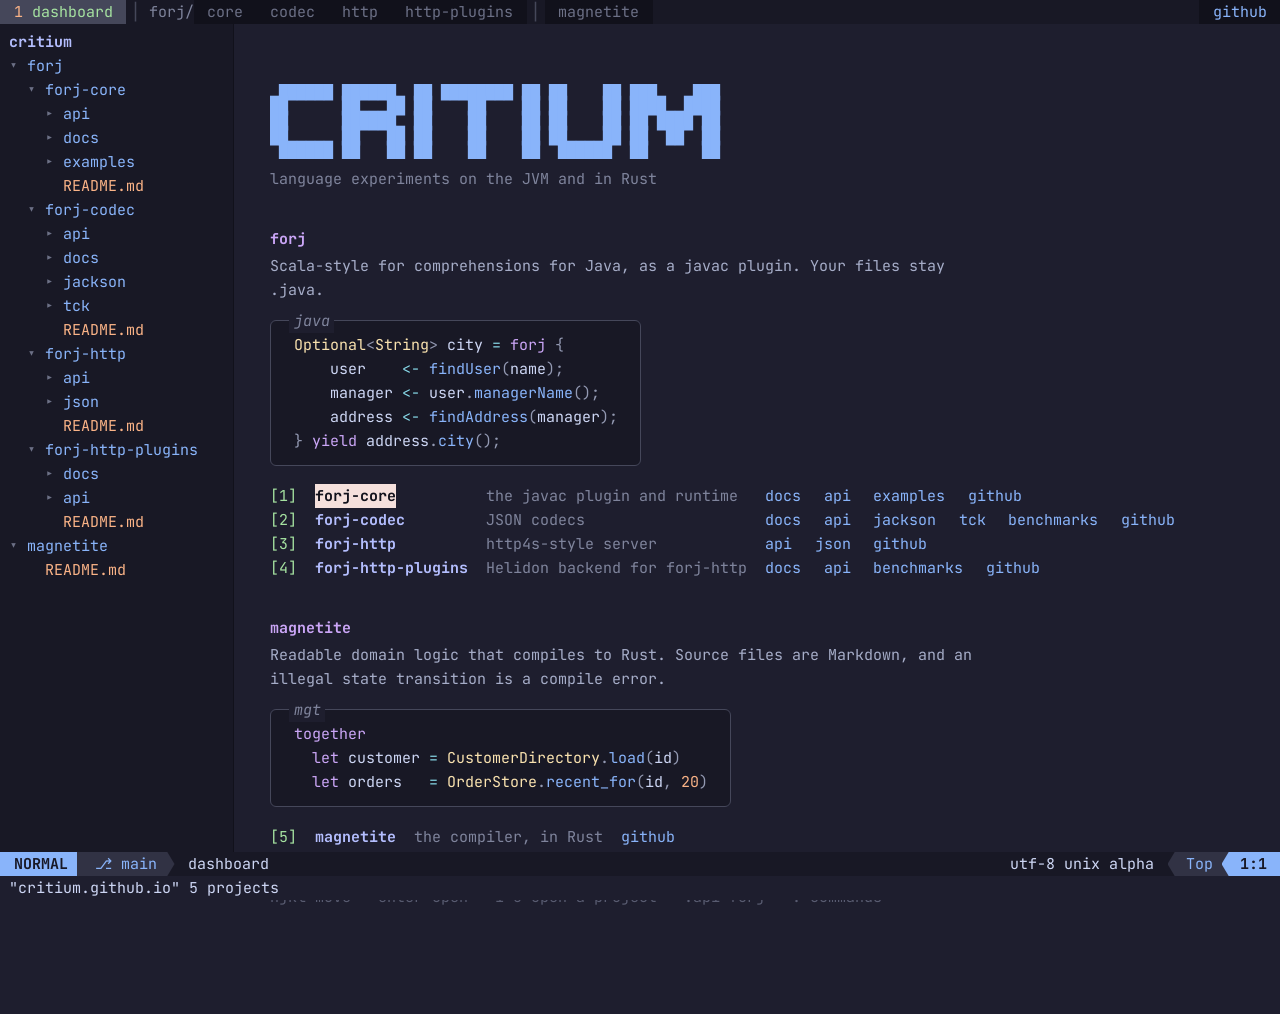
<file: index.html>
<!DOCTYPE html>
<html lang="en">
  <head>
    <meta charset="utf-8" />
    <meta name="viewport" content="width=device-width, initial-scale=1" />
    <meta name="description" content="critium: forj, forj-codec, forj-http and Magnetite. Links to each project's README and API docs." />
    <title>critium</title>
    <link rel="preconnect" href="https://fonts.googleapis.com" />
    <link rel="preconnect" href="https://fonts.gstatic.com" crossorigin />
    <link rel="stylesheet" href="https://fonts.googleapis.com/css2?family=JetBrains+Mono:ital,wght@0,400;0,700;1,400&display=swap" />
    <link rel="stylesheet" href="./styles.css" />
  </head>
  <body>
    <nav class="tabline">
      <a class="tab" href="#dashboard" data-buf="dashboard"><span class="tabnr">1</span> dashboard</a>
      <span class="tabsep">│</span>
      <span class="tabgroup">forj/</span>
      <a class="tab" href="/forj/">core</a>
      <a class="tab" href="/forj-codec/">codec</a>
      <a class="tab" href="/forj-http/">http</a>
      <a class="tab" href="/forj-http-plugins/">http-plugins</a>
      <span class="tabsep">│</span>
      <a class="tab" href="https://github.com/critium/magnetite">magnetite</a>
      <span class="tabfill"></span>
      <a class="tab tab-right" href="https://github.com/critium">github</a>
    </nav>

    <div class="layout">
      <aside class="tree" aria-label="Files">
        <div class="tree-title">critium</div>
        <ul>
          <li><a class="dir" href="/forj/"><span class="fold">▾</span> forj</a>
            <ul>
              <li><a class="dir" href="/forj/"><span class="fold">▾</span> forj-core</a>
                <ul>
                  <li><a class="dir" href="/forj/api/"><span class="fold">▸</span> api</a></li>
                  <li><a class="dir" href="/forj/docs/"><span class="fold">▸</span> docs</a></li>
                  <li><a class="dir" href="/forj/examples/"><span class="fold">▸</span> examples</a></li>
                  <li><a class="file md" href="/forj/">README.md</a></li>
                </ul>
              </li>
              <li><a class="dir" href="/forj-codec/"><span class="fold">▾</span> forj-codec</a>
                <ul>
                  <li><a class="dir" href="/forj-codec/api/"><span class="fold">▸</span> api</a></li>
                  <li><a class="dir" href="/forj-codec/docs/"><span class="fold">▸</span> docs</a></li>
                  <li><a class="dir" href="/forj-codec/jackson/"><span class="fold">▸</span> jackson</a></li>
                  <li><a class="dir" href="/forj-codec/tck/"><span class="fold">▸</span> tck</a></li>
                  <li><a class="file md" href="/forj-codec/">README.md</a></li>
                </ul>
              </li>
              <li><a class="dir" href="/forj-http/"><span class="fold">▾</span> forj-http</a>
                <ul>
                  <li><a class="dir" href="/forj-http/api/"><span class="fold">▸</span> api</a></li>
                  <li><a class="dir" href="/forj-http/json/"><span class="fold">▸</span> json</a></li>
                  <li><a class="file md" href="/forj-http/">README.md</a></li>
                </ul>
              </li>
              <li><a class="dir" href="/forj-http-plugins/"><span class="fold">▾</span> forj-http-plugins</a>
                <ul>
                  <li><a class="dir" href="/forj-http-plugins/docs/"><span class="fold">▸</span> docs</a></li>
                  <li><a class="dir" href="/forj-http-plugins/api/"><span class="fold">▸</span> api</a></li>
                  <li><a class="file md" href="/forj-http-plugins/">README.md</a></li>
                </ul>
              </li>
            </ul>
          </li>
          <li><a class="dir" href="https://github.com/critium/magnetite"><span class="fold">▾</span> magnetite</a>
            <ul>
              <li><a class="file md" href="https://github.com/critium/magnetite#readme">README.md</a></li>
            </ul>
          </li>
        </ul>
      </aside>

      <main class="editor">
        <!-- alpha / startify -->
        <section class="buf dashboard" id="dashboard" data-name="dashboard" data-ft="alpha">
<pre class="header" aria-label="critium"> ██████ ██████  ██ ████████ ██ ██    ██ ███    ███
██      ██   ██ ██    ██    ██ ██    ██ ████  ████
██      ██████  ██    ██    ██ ██    ██ ██ ████ ██
██      ██   ██ ██    ██    ██ ██    ██ ██  ██  ██
 ██████ ██   ██ ██    ██    ██  ██████  ██      ██</pre>
          <p class="tagline">language experiments on the JVM and in Rust</p>

          <div class="group">
            <div class="group-title">forj</div>
            <p class="teaser">Scala-style for comprehensions for Java, as a javac plugin. Your files stay .java.</p>
            <div class="float" data-lang="java"><pre><span class="t">Optional</span><span class="p">&lt;</span><span class="t">String</span><span class="p">&gt;</span> city <span class="o">=</span> <span class="k">forj</span> <span class="p">{</span>
    user    <span class="o">&lt;-</span> <span class="f">findUser</span><span class="p">(</span>name<span class="p">);</span>
    manager <span class="o">&lt;-</span> user<span class="p">.</span><span class="f">managerName</span><span class="p">();</span>
    address <span class="o">&lt;-</span> <span class="f">findAddress</span><span class="p">(</span>manager<span class="p">);</span>
<span class="p">}</span> <span class="k">yield</span> address<span class="p">.</span><span class="f">city</span><span class="p">();</span></pre></div>
            <div class="repos">
            <div class="repo"><span class="key">[1]</span><a class="name" href="/forj/" data-key="1">forj-core</a><span class="desc">the javac plugin and runtime</span><span class="links"><a href="/forj/docs/">docs</a> <a href="/forj/api/">api</a> <a href="/forj/examples/">examples</a> <a href="https://github.com/critium/forj">github</a></span></div>
            <div class="repo"><span class="key">[2]</span><a class="name" href="/forj-codec/" data-key="2">forj-codec</a><span class="desc">JSON codecs</span><span class="links"><a href="/forj-codec/docs/">docs</a> <a href="/forj-codec/api/">api</a> <a href="/forj-codec/jackson/">jackson</a> <a href="/forj-codec/tck/">tck</a> <a href="/forj-codec/docs/benchmarks.html">benchmarks</a> <a href="https://github.com/critium/forj-codec">github</a></span></div>
            <div class="repo"><span class="key">[3]</span><a class="name" href="/forj-http/" data-key="3">forj-http</a><span class="desc">http4s-style server</span><span class="links"><a href="/forj-http/api/">api</a> <a href="/forj-http/json/">json</a> <a href="https://github.com/critium/forj-http">github</a></span></div>
            <div class="repo"><span class="key">[4]</span><a class="name" href="/forj-http-plugins/" data-key="4">forj-http-plugins</a><span class="desc">Helidon backend for forj-http</span><span class="links"><a href="/forj-http-plugins/docs/">docs</a> <a href="/forj-http-plugins/api/">api</a> <a href="/forj-http-plugins/docs/benchmarks.html">benchmarks</a> <a href="https://github.com/critium/forj-http-plugins">github</a></span></div>
            </div>
          </div>

          <div class="group">
            <div class="group-title">magnetite</div>
            <p class="teaser">Readable domain logic that compiles to Rust. Source files are Markdown, and an illegal state transition is a compile error.</p>
            <div class="float" data-lang="mgt"><pre><span class="k">together</span>
  <span class="k">let</span> customer <span class="o">=</span> <span class="t">CustomerDirectory</span><span class="p">.</span><span class="f">load</span><span class="p">(</span>id<span class="p">)</span>
  <span class="k">let</span> orders   <span class="o">=</span> <span class="t">OrderStore</span><span class="p">.</span><span class="f">recent_for</span><span class="p">(</span>id<span class="p">,</span> <span class="n">20</span><span class="p">)</span></pre></div>
            <div class="repos">
            <div class="repo"><span class="key">[5]</span><a class="name" href="https://github.com/critium/magnetite" data-key="5">magnetite</a><span class="desc">the compiler, in Rust</span><span class="links"><a href="https://github.com/critium/magnetite">github</a></span></div>
            </div>
          </div>
          <p class="hint">hjkl move · enter open · 1-5 open a project · :api forj · : commands</p>
        </section>
      </main>
    </div>

    <footer class="bottom">
      <div class="statusline">
        <span class="sl-a" id="mode">NORMAL</span>
        <span class="sl-b">⎇ main</span>
        <span class="sl-c" id="file">dashboard</span>
        <span class="sl-fill"></span>
        <span class="sl-x">utf-8  unix  <span id="ft">alpha</span></span>
        <span class="sl-y" id="progress">Top</span>
        <span class="sl-z" id="loc">1:1</span>
      </div>
      <form class="cmdline" id="cmdform" autocomplete="off">
        <span id="msg">"critium.github.io" 5 projects</span>
        <span class="cmd" id="cmdwrap" hidden>:<input id="cmd" aria-label="command" spellcheck="false" /></span>
        <span class="showcmd" id="showcmd"></span>
      </form>
    </footer>

    <script src="./vim.js"></script>
  </body>
</html>
</file>
<file: styles.css>
@import url("palette.css");

/* site layout; the colours and font are in palette.css */
:root {
  --gutter: 4ch;
  --tree: 26ch;
}

* { box-sizing: border-box; }

html {
  -webkit-text-size-adjust: 100%;
  scroll-padding: 2em 0 4em;
}

body {
  margin: 0;
  background: var(--base);
  color: var(--text);
  font: 15px/1.6 var(--mono);
  font-variant-ligatures: none;
}

a { color: inherit; }

::selection { background: var(--surface2); }

/* tabline */

.tabline {
  position: sticky;
  top: 0;
  z-index: 10;
  display: flex;
  background: var(--mantle);
  white-space: nowrap;
  overflow-x: auto;
  scrollbar-width: none;
}

.tab {
  padding: 0 1.5ch;
  background: var(--crust);
  color: var(--overlay0);
  text-decoration: none;
}

.tab:hover { color: var(--text); }

.tab.active {
  background: var(--surface1);
  color: var(--green);
}

.tabnr { color: var(--peach); }
.tabfill { flex: 1; }
.tabsep { padding: 0 0.5ch; color: var(--surface1); }
.tabgroup { padding-left: 0.5ch; color: var(--overlay1); }
.tab-right { color: var(--blue); }

/* layout */

.layout {
  display: grid;
  grid-template-columns: var(--tree) minmax(0, 1fr);
  min-height: calc(100vh - 3.2em);
}

/* neo-tree */

.tree {
  position: sticky;
  top: 1.6em;
  align-self: start;
  height: calc(100vh - 4.8em);
  overflow-y: auto;
  background: var(--mantle);
  padding: 0.4em 0 1em;
  border-right: 1px solid var(--crust);
}

.tree-title {
  padding: 0 1ch;
  color: var(--lavender);
  font-weight: 700;
}

.tree ul {
  list-style: none;
  margin: 0;
  padding: 0;
}

.tree ul ul { padding-left: 2ch; }

.tree a {
  display: block;
  padding: 0 1ch;
  text-decoration: none;
  white-space: nowrap;
  overflow: hidden;
  text-overflow: ellipsis;
}

.tree a:hover { background: var(--surface0); }
.tree .dir { color: var(--blue); }
.tree .fold { color: var(--overlay0); }
.tree .file { color: var(--text); padding-left: 3ch; }
.tree .md { color: var(--peach); }

/* editor */

.editor {
  min-width: 0;
  padding-bottom: 4em;
}

.buf {
  counter-reset: ln;
  padding: 0 2ch 0 var(--gutter);
  max-width: calc(var(--gutter) + 104ch);
}

[hidden] { display: none !important; }

/* alpha / startify dashboard */

.dashboard {
  padding: 4em 2ch 3em var(--gutter);
}

.header {
  margin: 0 0 0.5em;
  color: var(--blue);
  font: inherit;
  line-height: 1;
  font-size: min(15px, 2.75vw);
  overflow: hidden;
}

.tagline {
  margin: 0 0 2.4em;
  color: var(--overlay1);
}

.hint {
  margin: 2.4em 0 0;
  color: var(--surface2);
}

/* cursor: the link under it is focused, Enter follows it */

a:focus { outline: none; }

a.cursor {
  background: var(--rosewater);
  color: var(--crust) !important;
  text-decoration: none;
  border-radius: 0;
}

a.cursor * { color: var(--crust) !important; }


/* statusline + cmdline */

.bottom {
  position: fixed;
  left: 0;
  right: 0;
  bottom: 0;
  z-index: 10;
  background: var(--base);
}

.statusline {
  display: flex;
  align-items: stretch;
  height: 1.6em;
  background: var(--mantle);
  white-space: nowrap;
  overflow: hidden;
}

.statusline > span { padding: 0 1.5ch; }

.sl-a, .sl-z {
  background: var(--blue);
  color: var(--mantle);
  font-weight: 700;
}

.sl-a { clip-path: polygon(0 0, calc(100% - 0.8ch) 0, 100% 50%, calc(100% - 0.8ch) 100%, 0 100%); padding-right: 2ch !important; }
.sl-z { clip-path: polygon(0.8ch 0, 100% 0, 100% 100%, 0.8ch 100%, 0 50%); padding-left: 2ch !important; }

.sl-b, .sl-y {
  background: var(--surface0);
  color: var(--blue);
}

.sl-b { margin-left: -1ch; padding-left: 2ch !important; clip-path: polygon(0 0, calc(100% - 0.8ch) 0, 100% 50%, calc(100% - 0.8ch) 100%, 0 100%); padding-right: 2ch !important; }
.sl-y { margin-right: -1ch; padding-right: 2ch !important; clip-path: polygon(0.8ch 0, 100% 0, 100% 100%, 0.8ch 100%, 0 50%); padding-left: 2ch !important; }

.sl-c { color: var(--text); }
.sl-fill { flex: 1; padding: 0 !important; }
.sl-x { color: var(--text); }

body.cmd-mode .sl-a, body.cmd-mode .sl-z { background: var(--peach); }
body.cmd-mode .sl-b, body.cmd-mode .sl-y { color: var(--peach); }

.cmdline {
  display: flex;
  height: 1.6em;
  padding: 0 1ch;
  margin: 0;
  color: var(--text);
  white-space: nowrap;
}

#msg {
  flex: 1;
  overflow: hidden;
  text-overflow: ellipsis;
}

#msg.err { color: var(--red); }

.cmd { flex: 1; display: flex; }

.cmd input {
  flex: 1;
  min-width: 0;
  background: transparent;
  border: 0;
  color: var(--text);
  font: inherit;
  padding: 0;
  outline: none;
  caret-color: var(--rosewater);
}

.showcmd {
  color: var(--subtext0);
  min-width: 10ch;
  text-align: right;
}

/* narrow windows: :Neotree close */

@media (max-width: 900px) {
  .layout { grid-template-columns: minmax(0, 1fr); }
  .tree { display: none; }
}

@media (max-width: 600px) {
  :root { --gutter: 3ch; }
  body { font-size: 13px; }
  .buf { padding-right: 16px; }
  .dashboard { padding-top: 2em; }
  .header { font-size: min(13px, 2.9vw); }
  .sl-b, .sl-x { display: none; }
  .hint { display: none; }
}

/* project teasers */

.group { margin-bottom: 2.4em; }
.group-title { color: var(--mauve); font-weight: 700; }

.teaser {
  margin: 0.2em 0 1em;
  color: var(--subtext0);
  max-width: 80ch;
}

/* a code sample in a floating window: rounded border, filetype in the top border */
.float {
  position: relative;
  width: fit-content;
  max-width: 100%;
  margin: 1.2em 0 1.2em;
  border: 1px solid var(--surface1);
  border-radius: 6px;
  background: var(--mantle);
}

.float::before {
  content: " " attr(data-lang) " ";
  position: absolute;
  top: -0.8em;
  left: 2ch;
  padding: 0 0.5ch;
  background: var(--base);
  color: var(--overlay1);
  font-style: italic;
  line-height: 1.6;
}

.float pre {
  font: inherit;
  margin: 0;
  padding: 0.8em 2.5ch;
  overflow-x: auto;
}

.k { color: var(--mauve); }
.t { color: var(--yellow); }
.f { color: var(--blue); }
.o { color: var(--sky); }
.p { color: var(--overlay2); }
.n { color: var(--peach); }

/* one row per repo: [key] name  description  links */
.repos {
  display: grid;
  grid-template-columns: 3ch max-content max-content 1fr;
  column-gap: 2ch;
}

.repo { display: contents; }
.repo .key { color: var(--green); }
.repo .name { color: var(--lavender); text-decoration: none; font-weight: 700; justify-self: start; }
.repo .desc { color: var(--overlay1); }
.repo .links a { color: var(--blue); text-decoration: none; margin-right: 1.5ch; }
.repo a:hover { text-decoration: underline; text-underline-offset: 3px; }

@media (max-width: 700px) {
  .repos { grid-template-columns: 3ch 1fr; row-gap: 0; }
  .repo .desc, .repo .links { grid-column: 2; }
  .repo .links { margin-bottom: 0.6em; }
}
</file>
